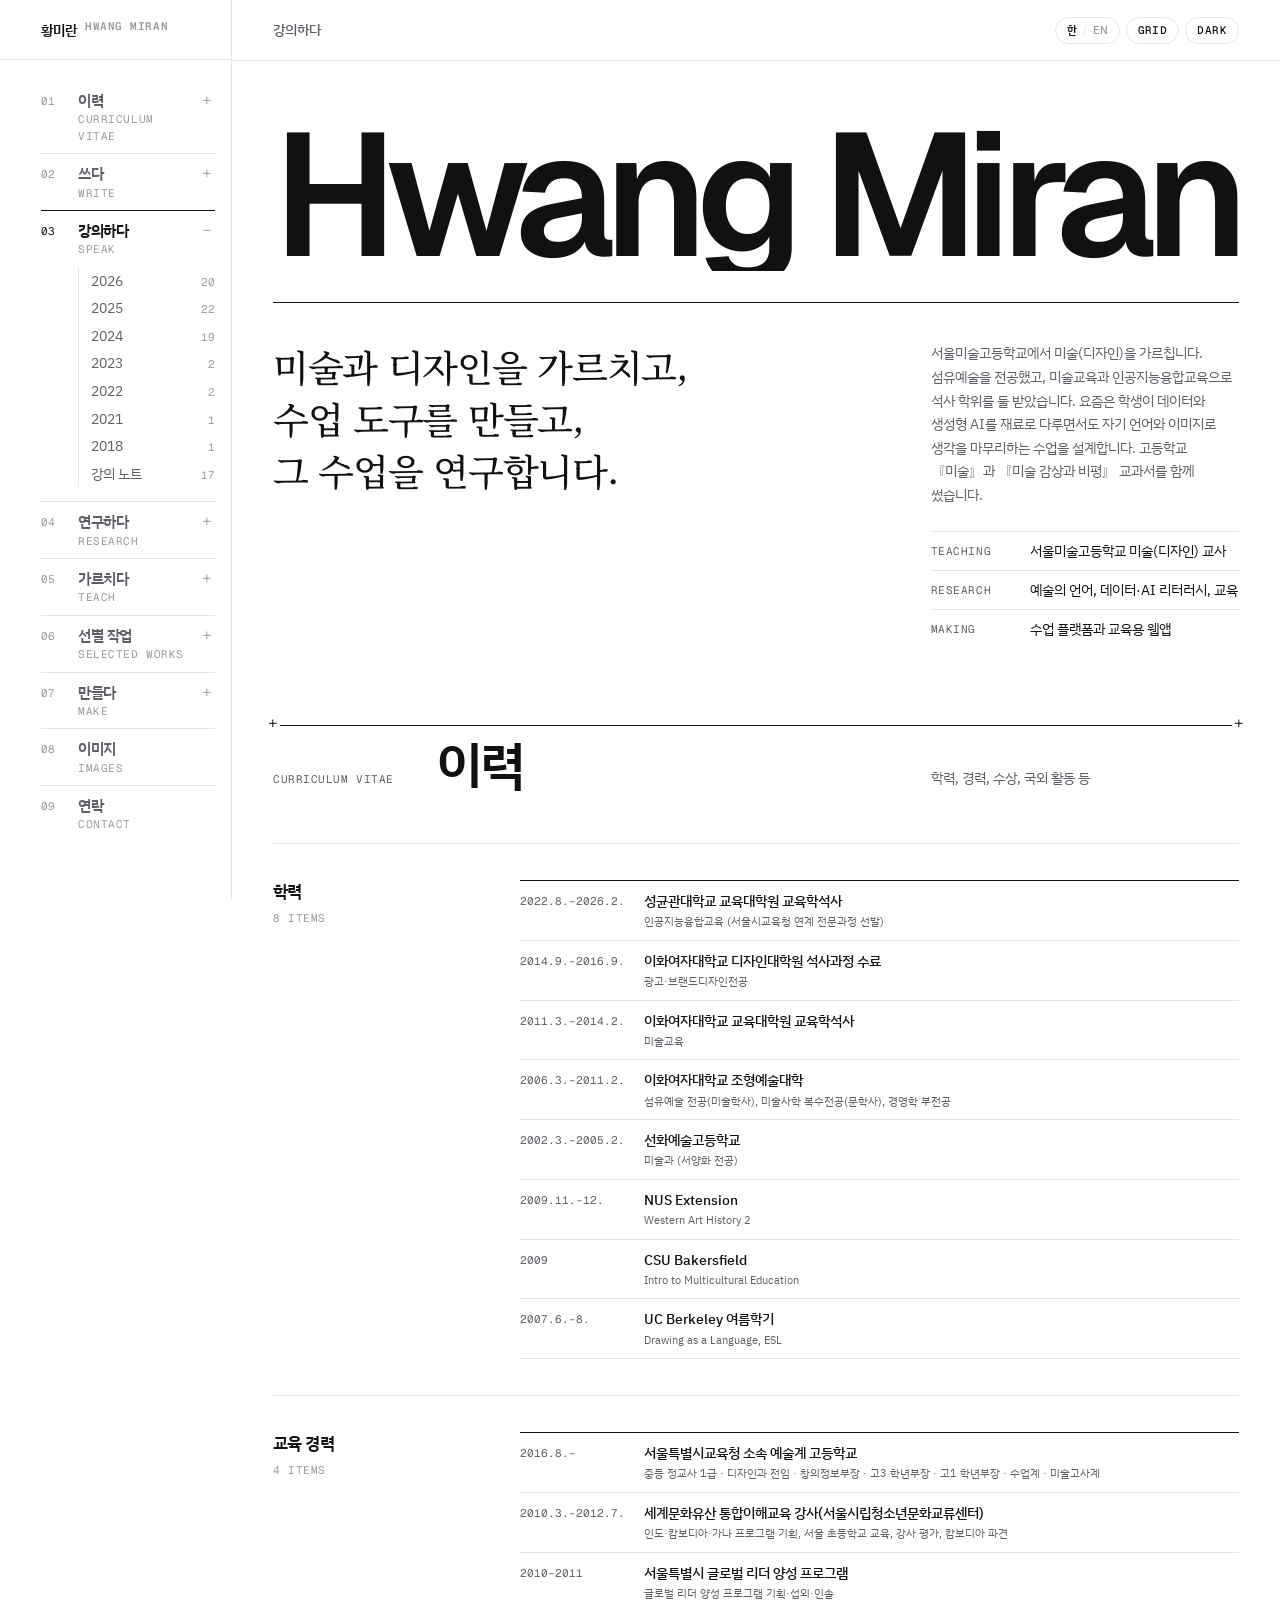
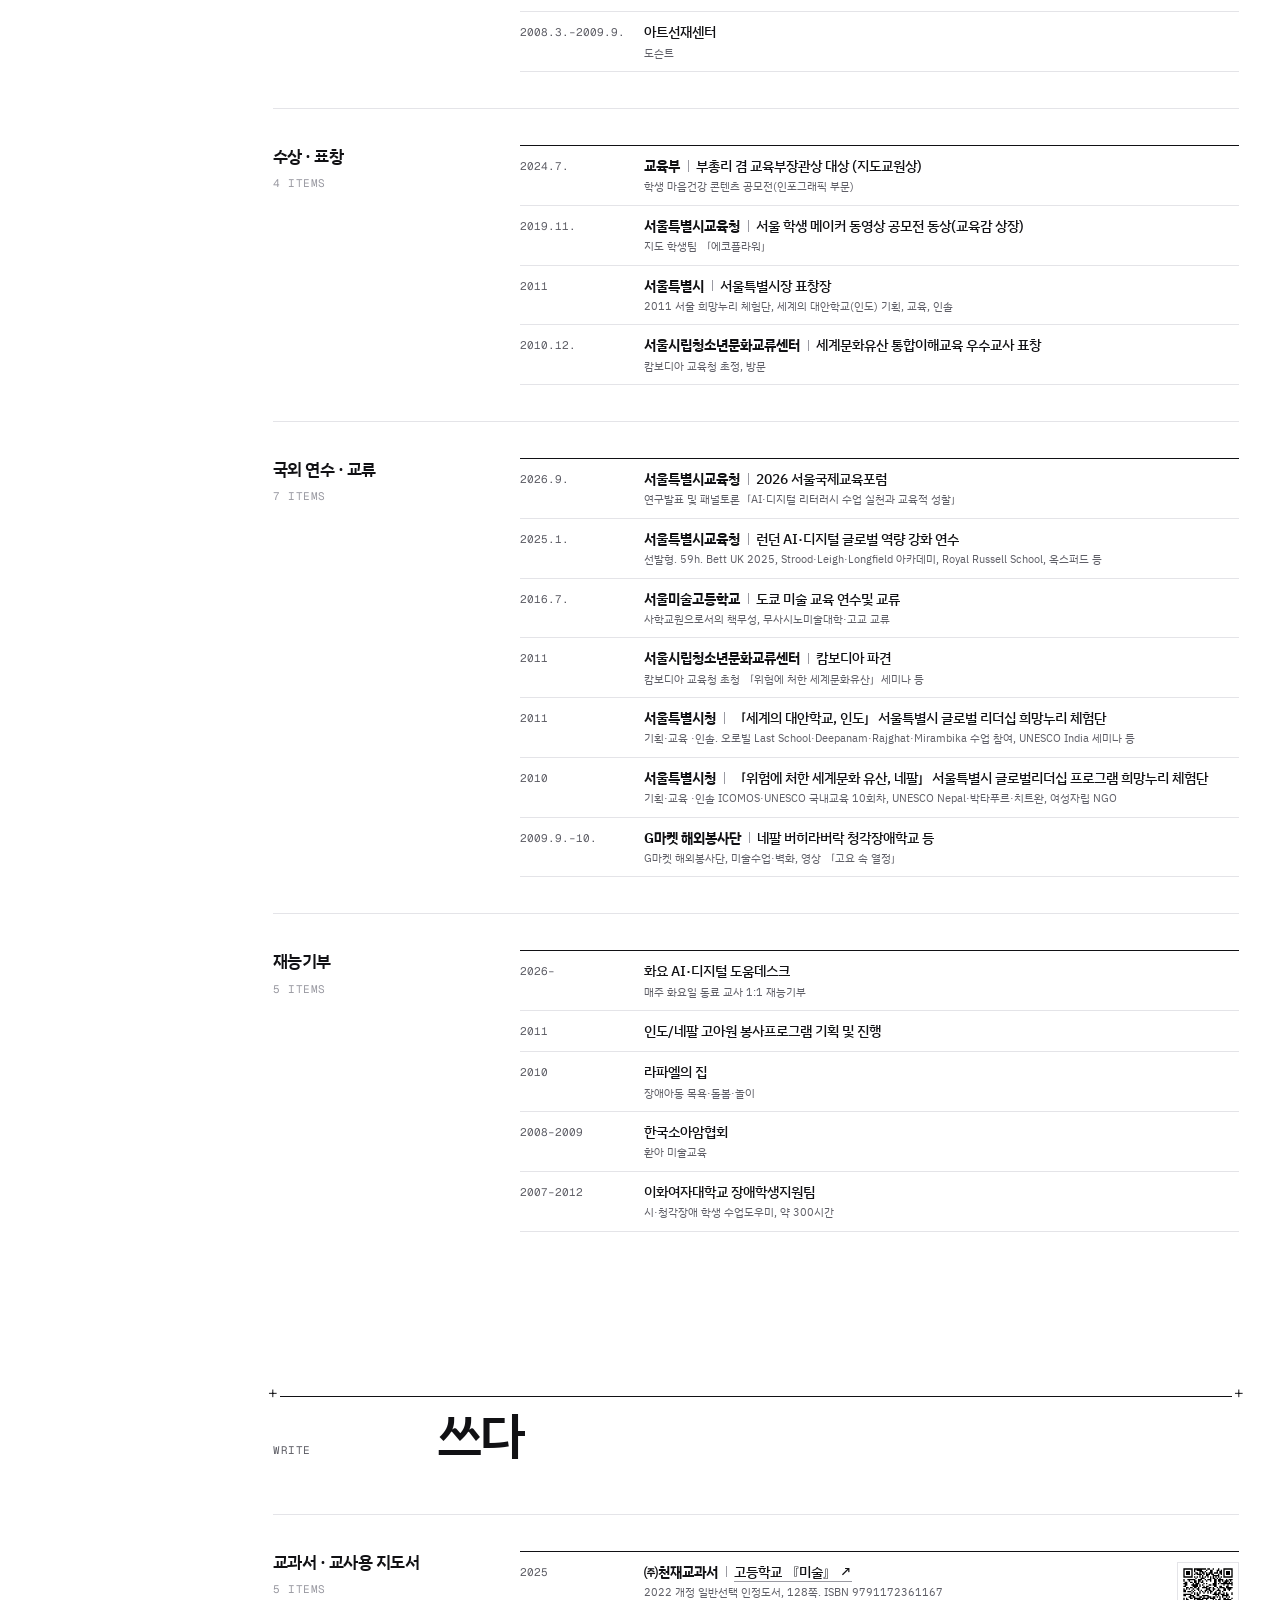
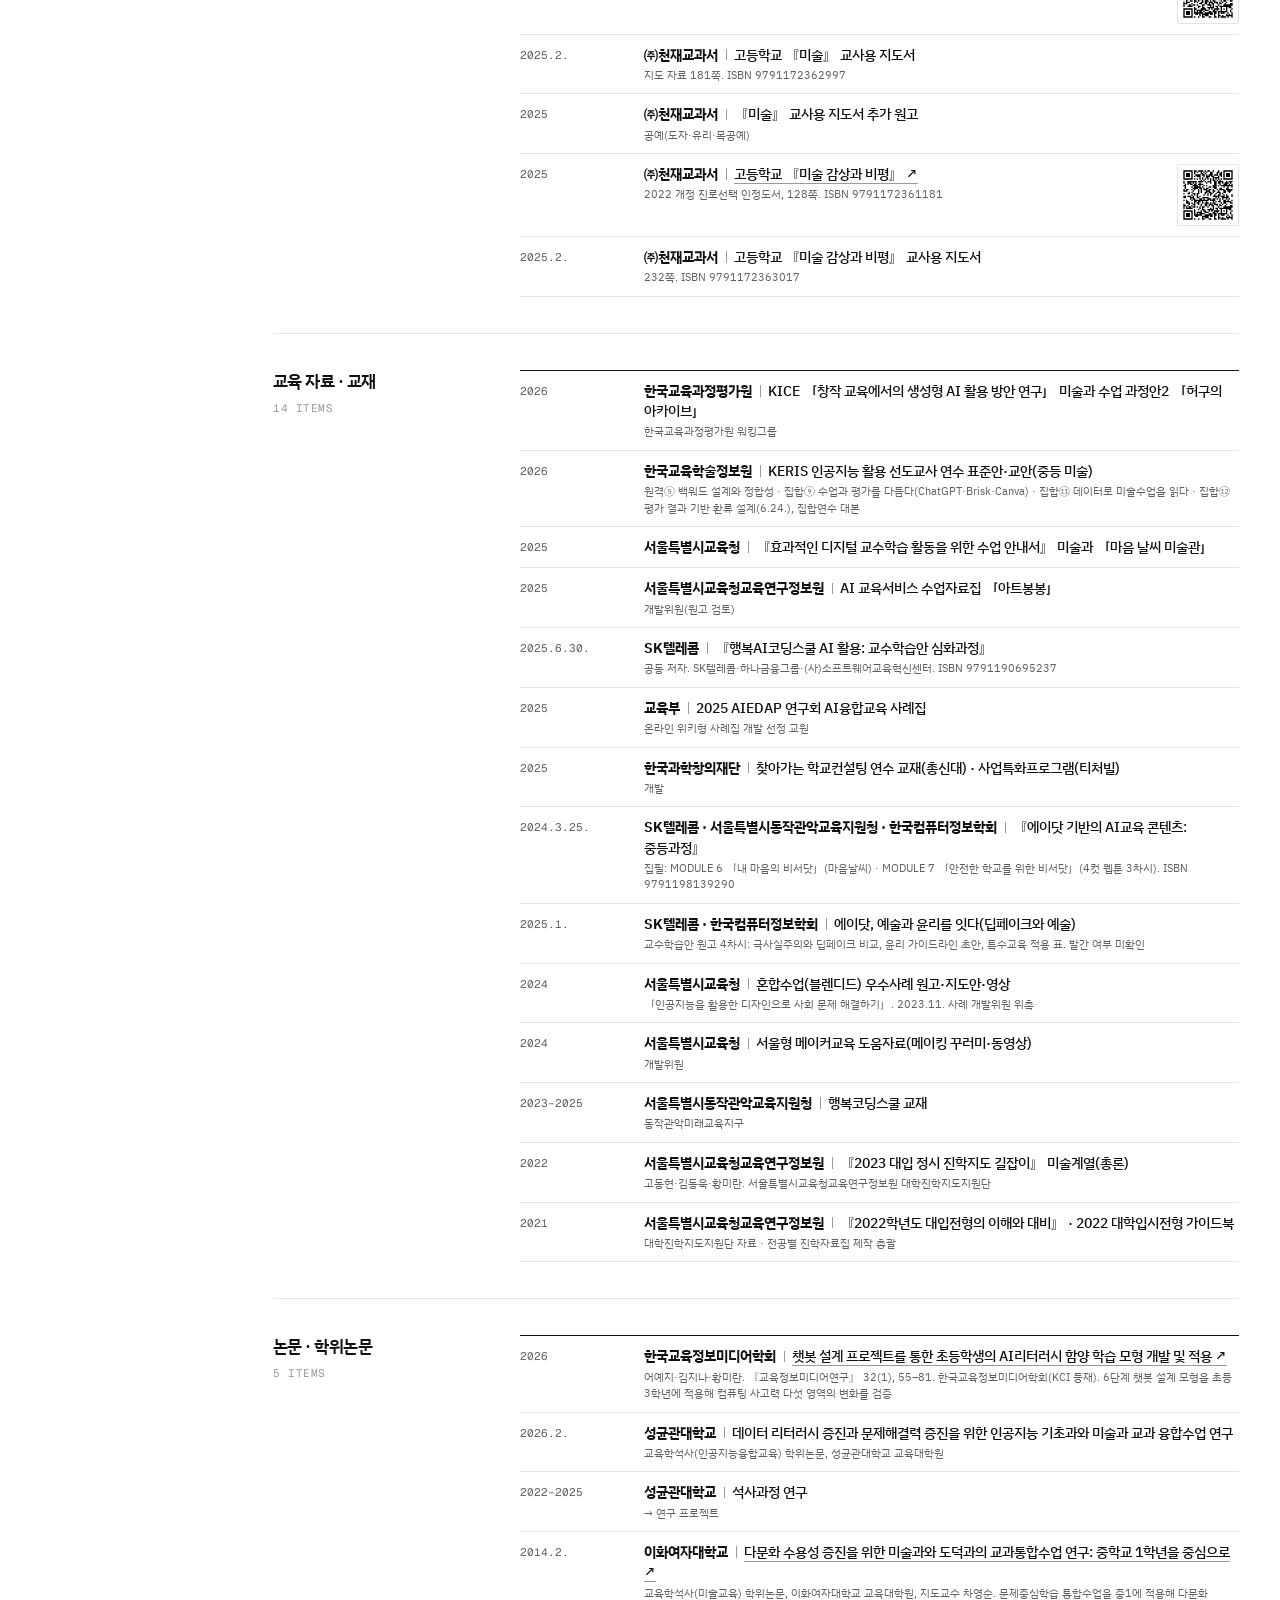
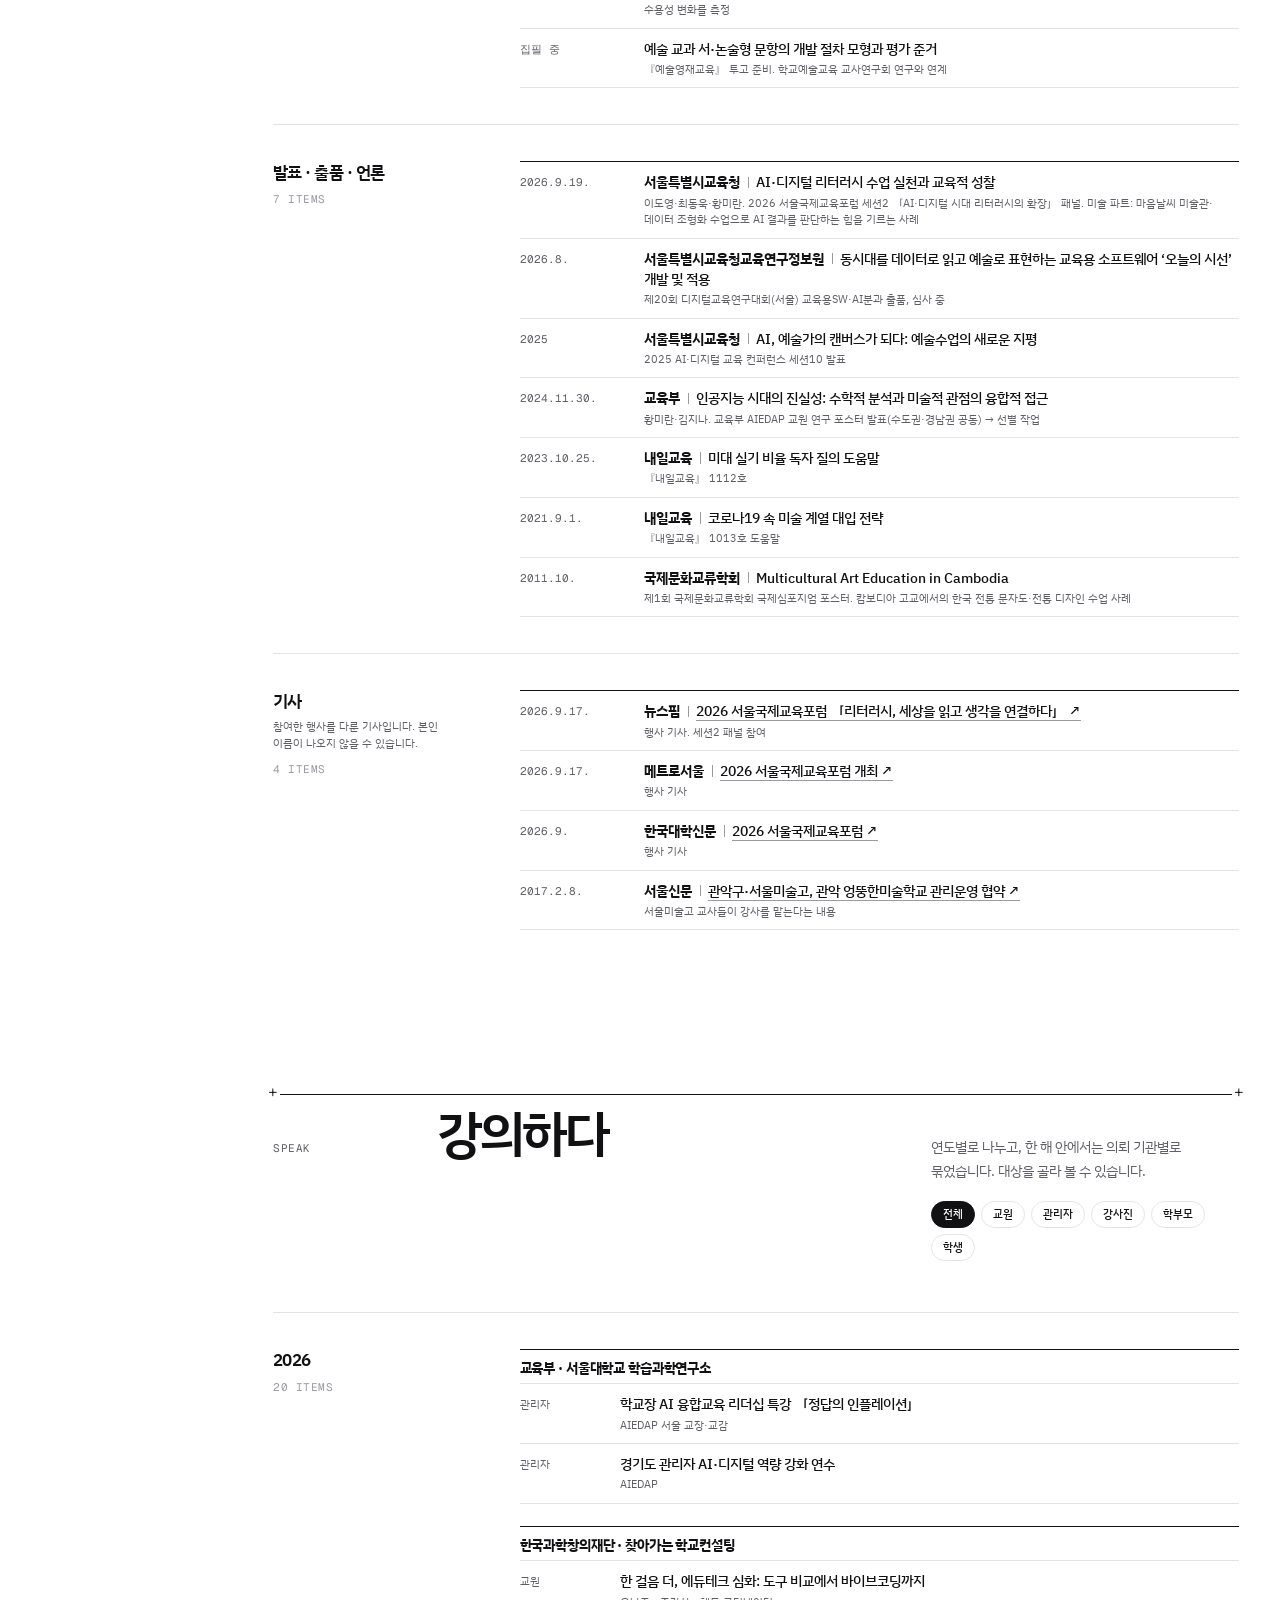
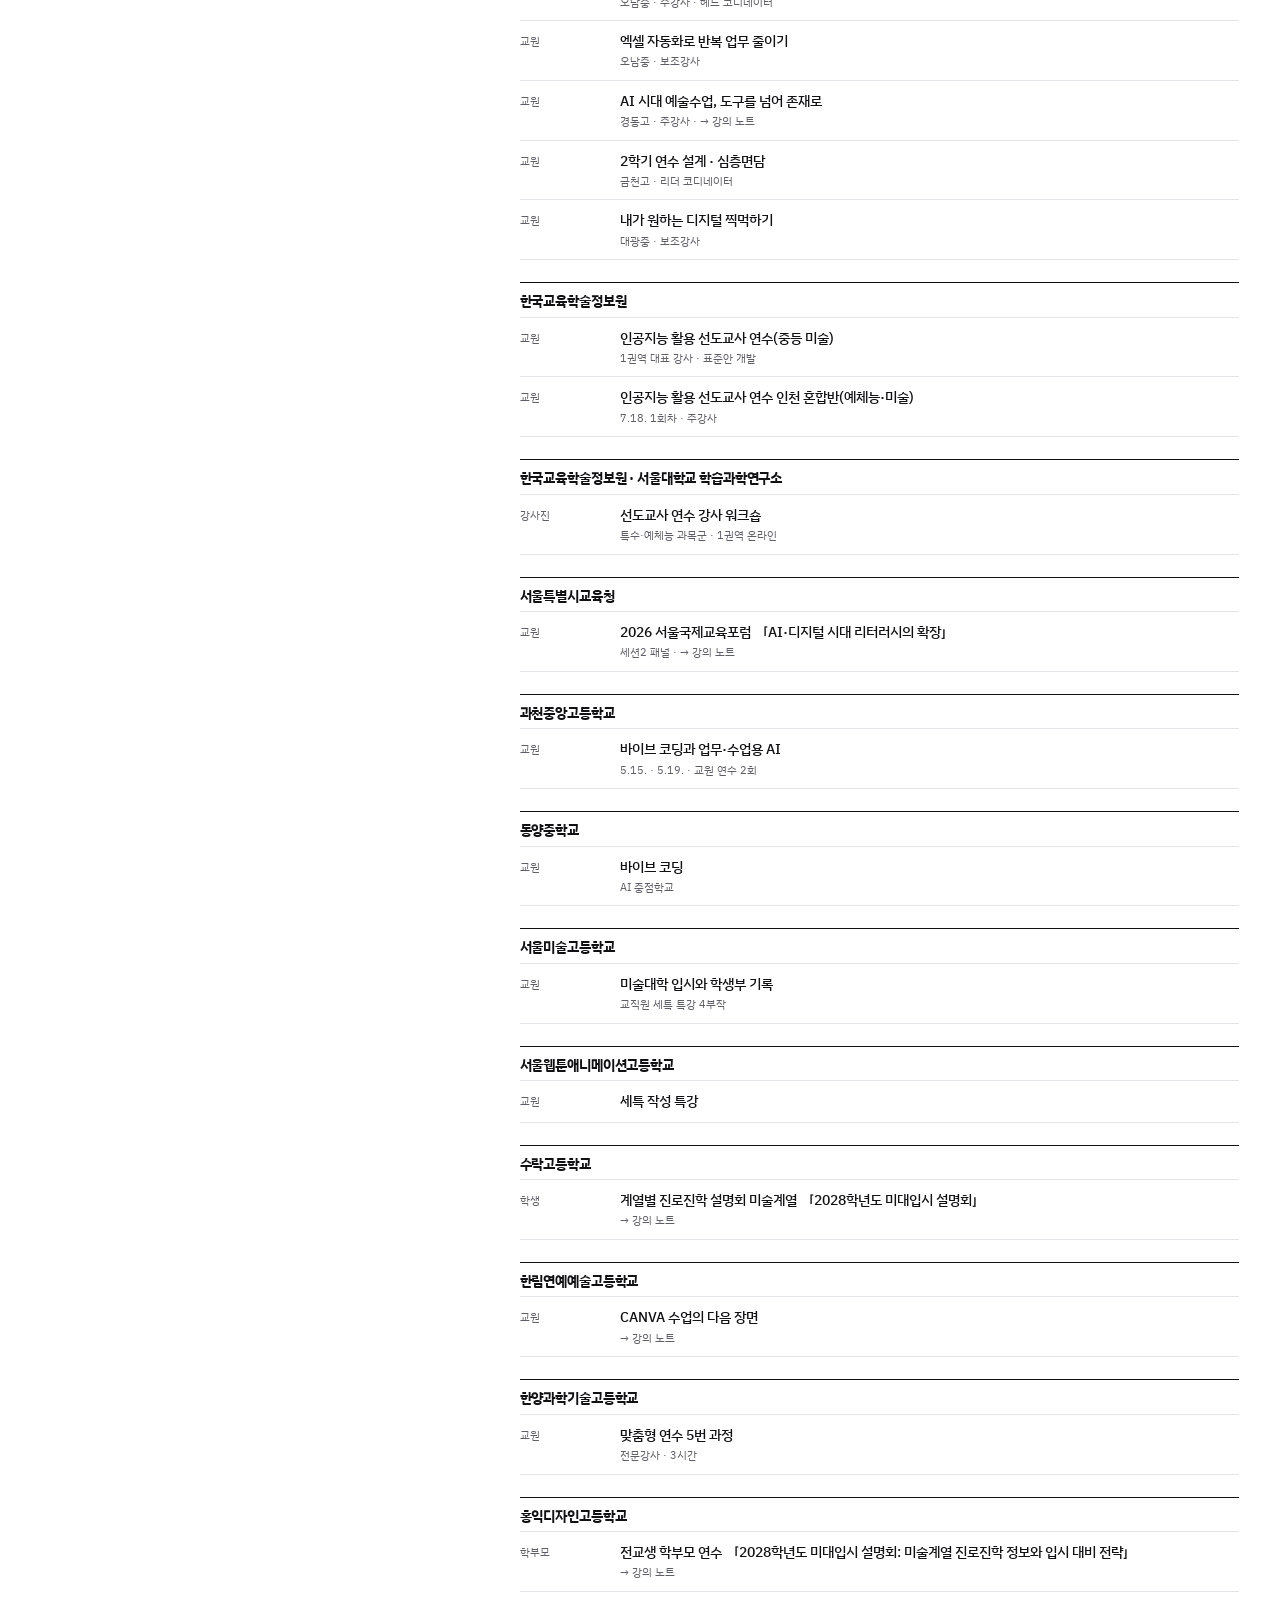
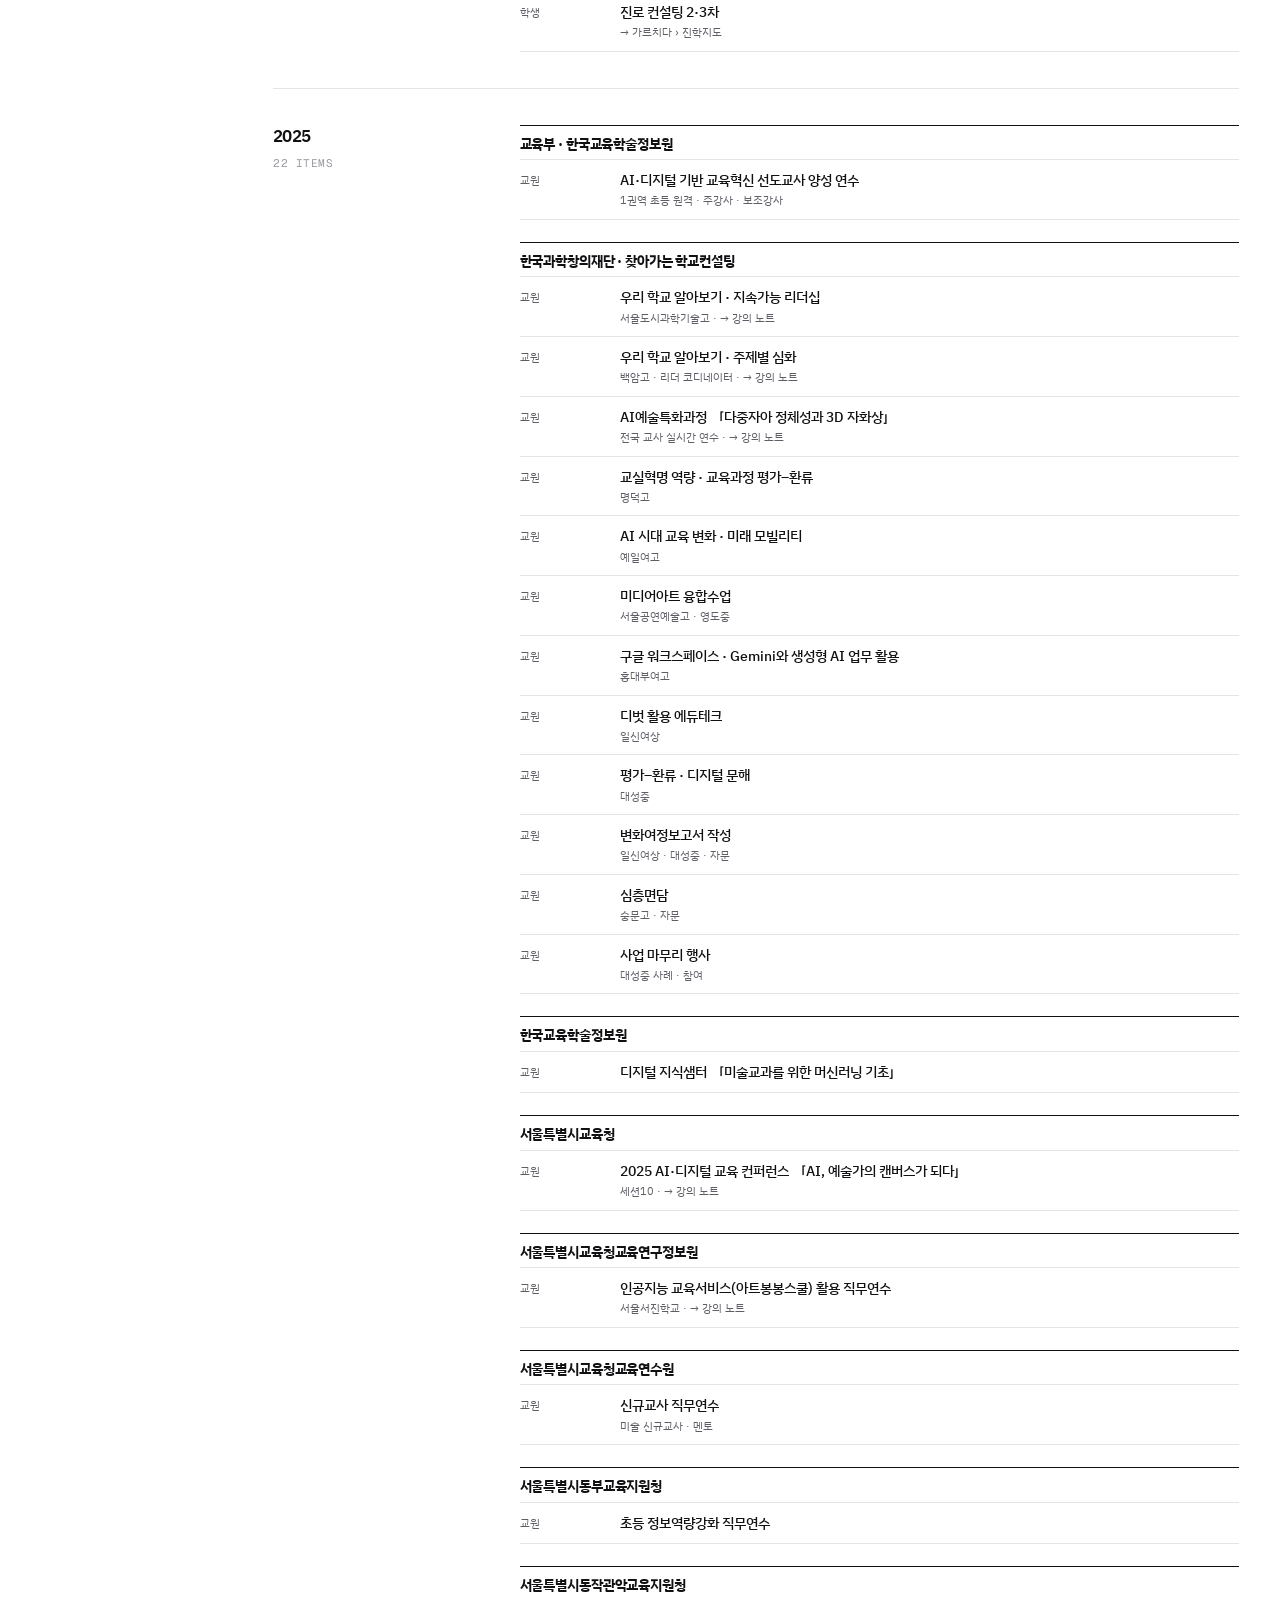
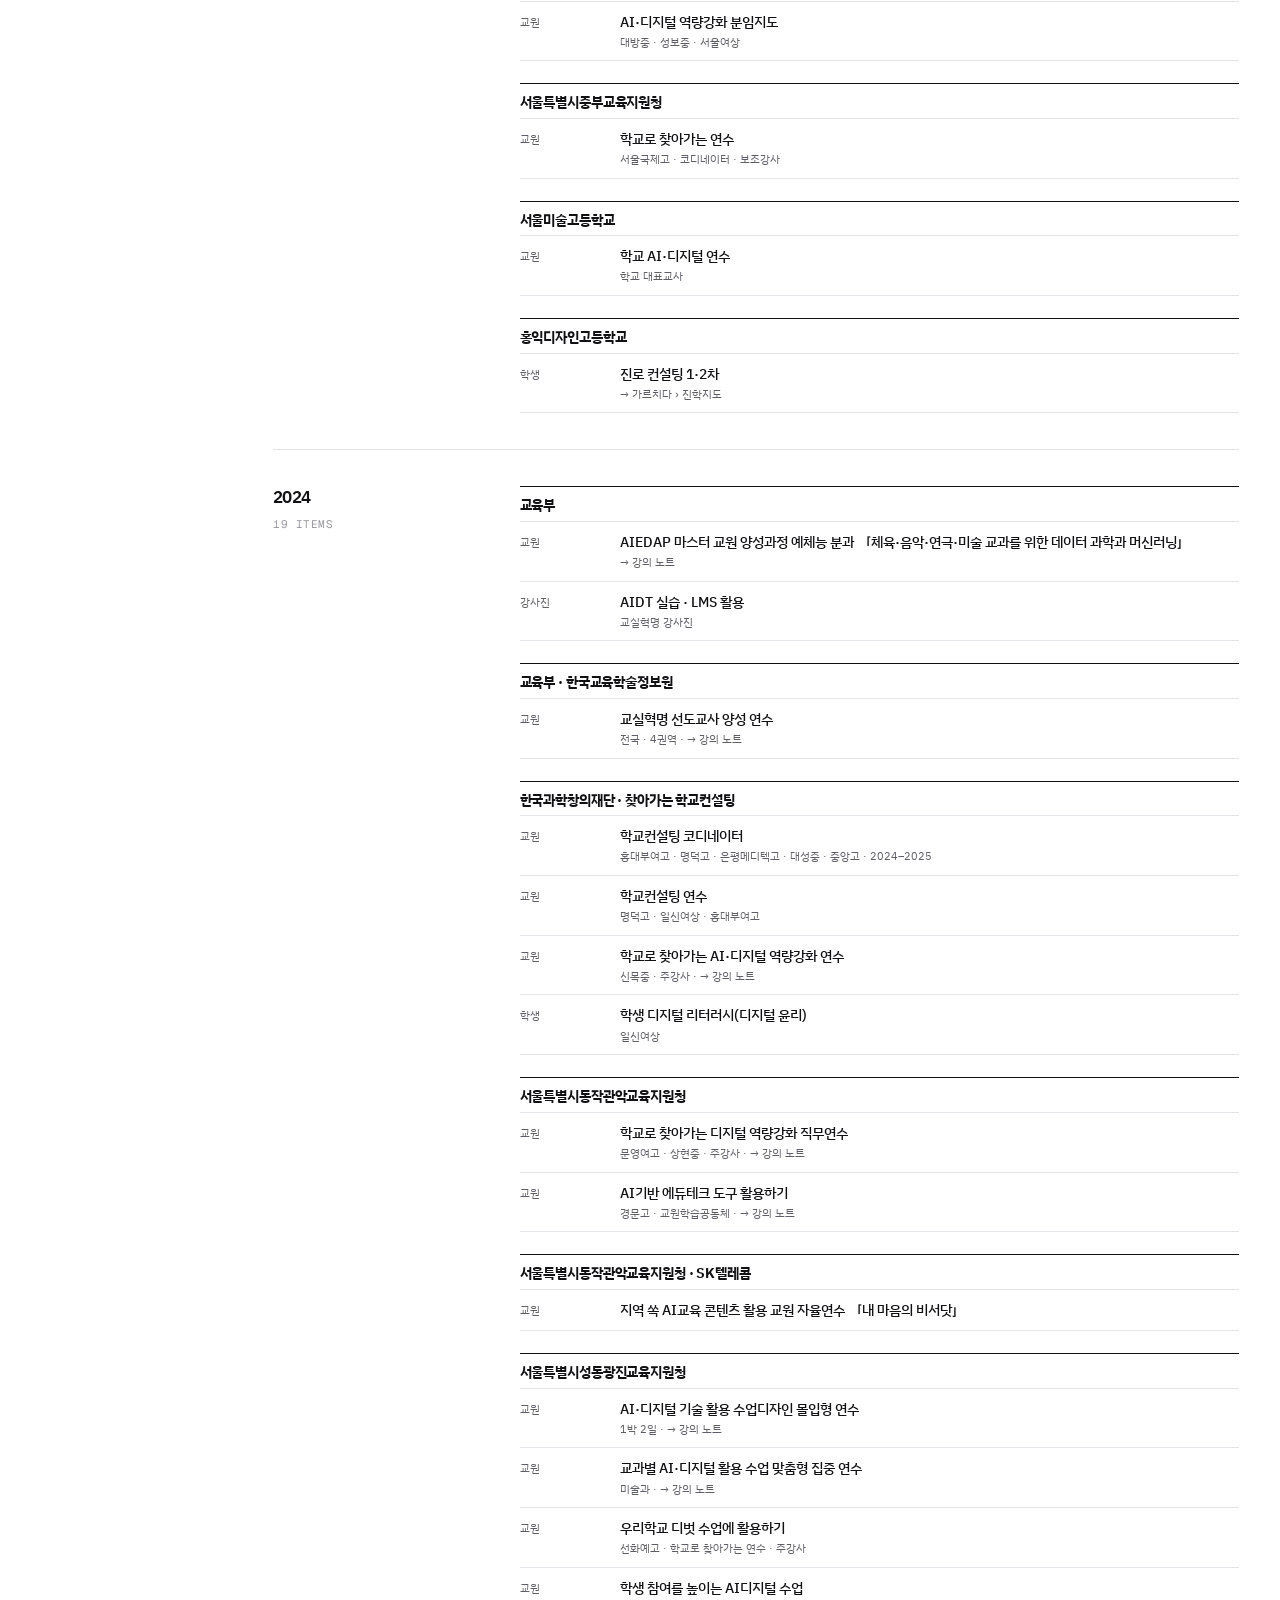
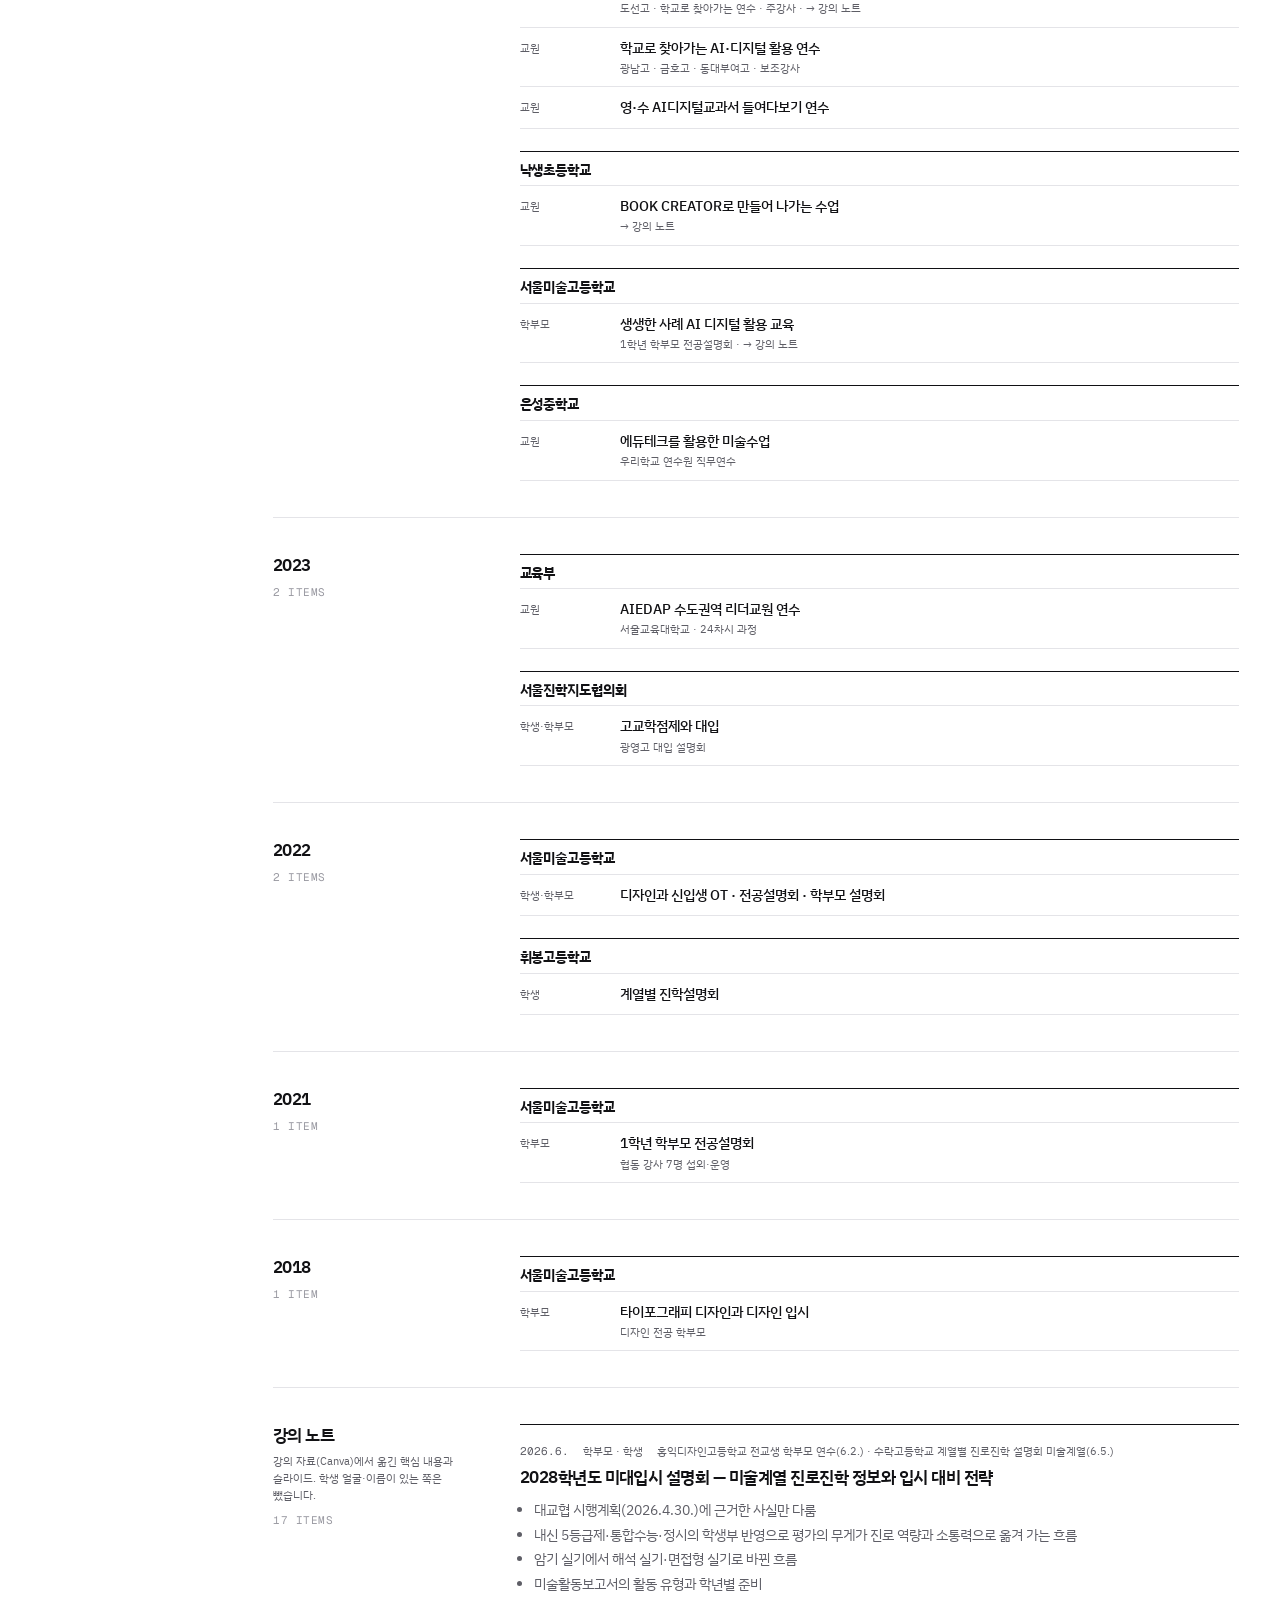
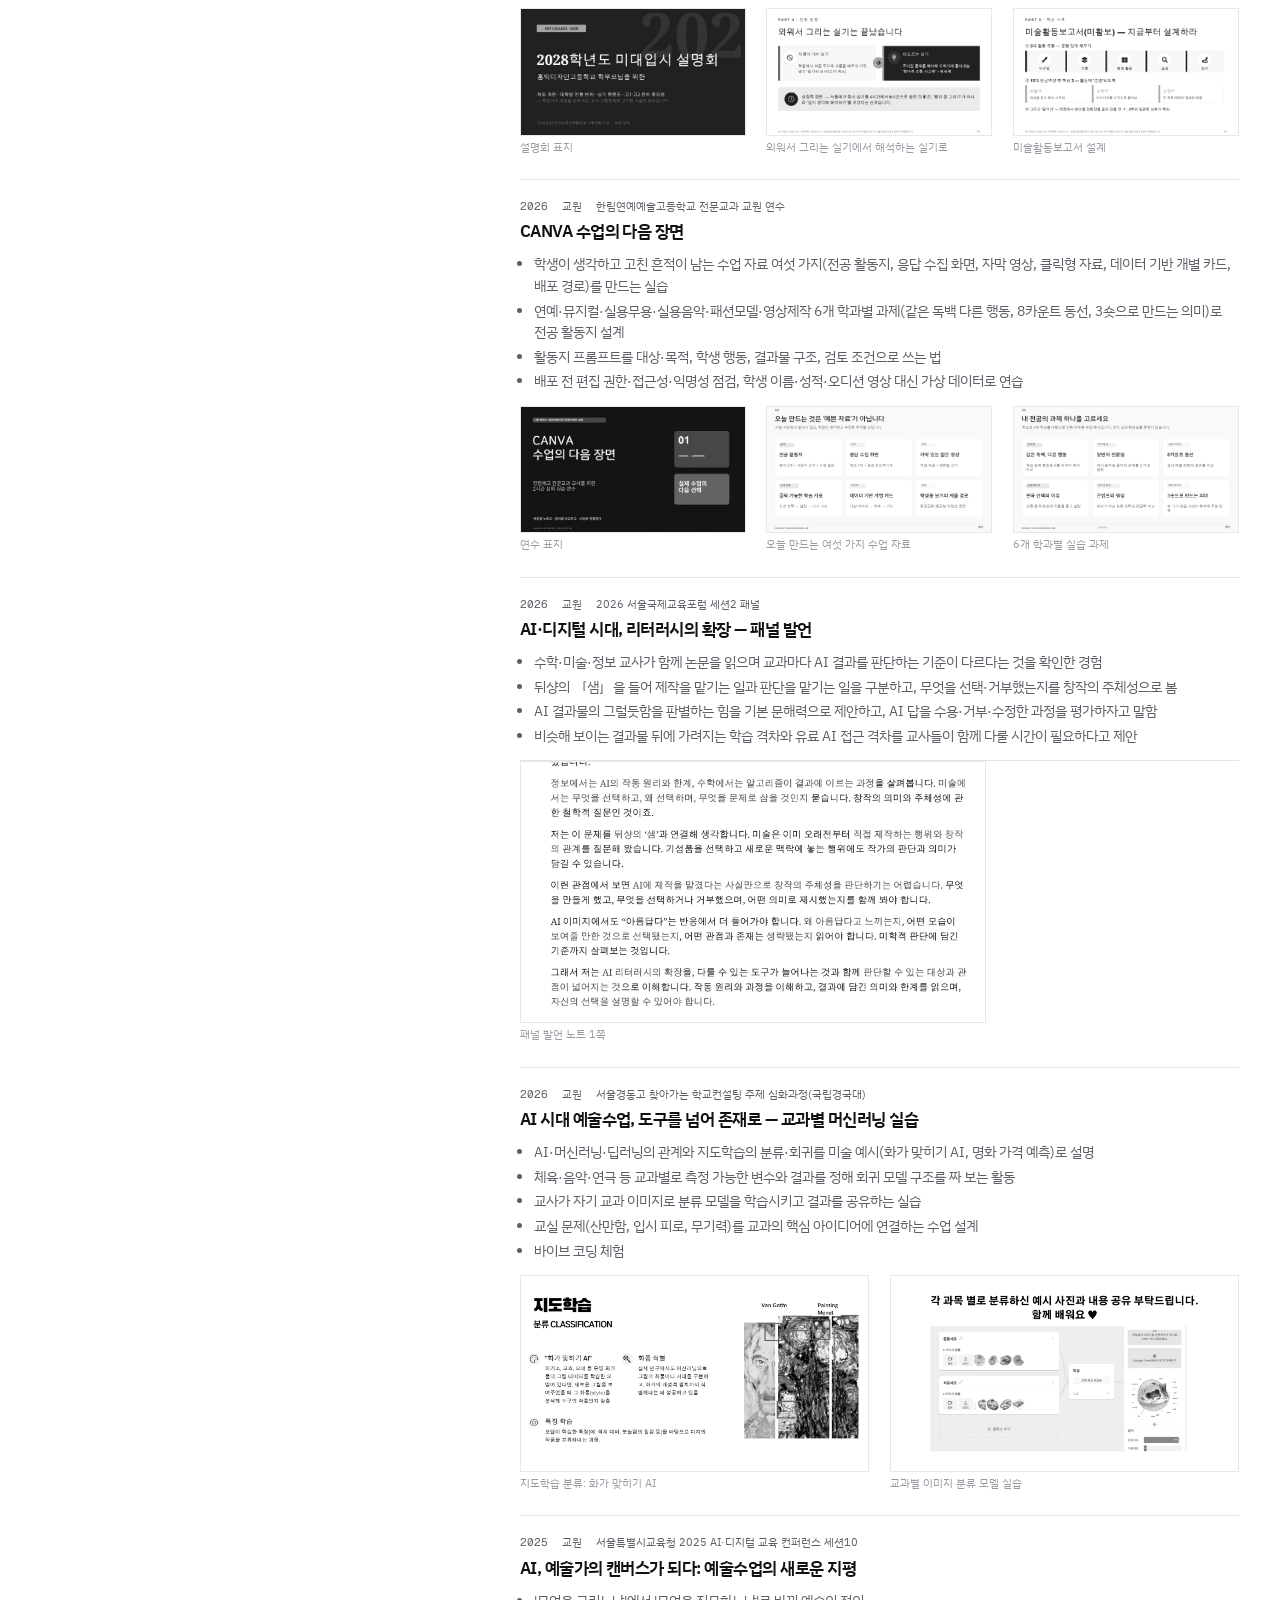
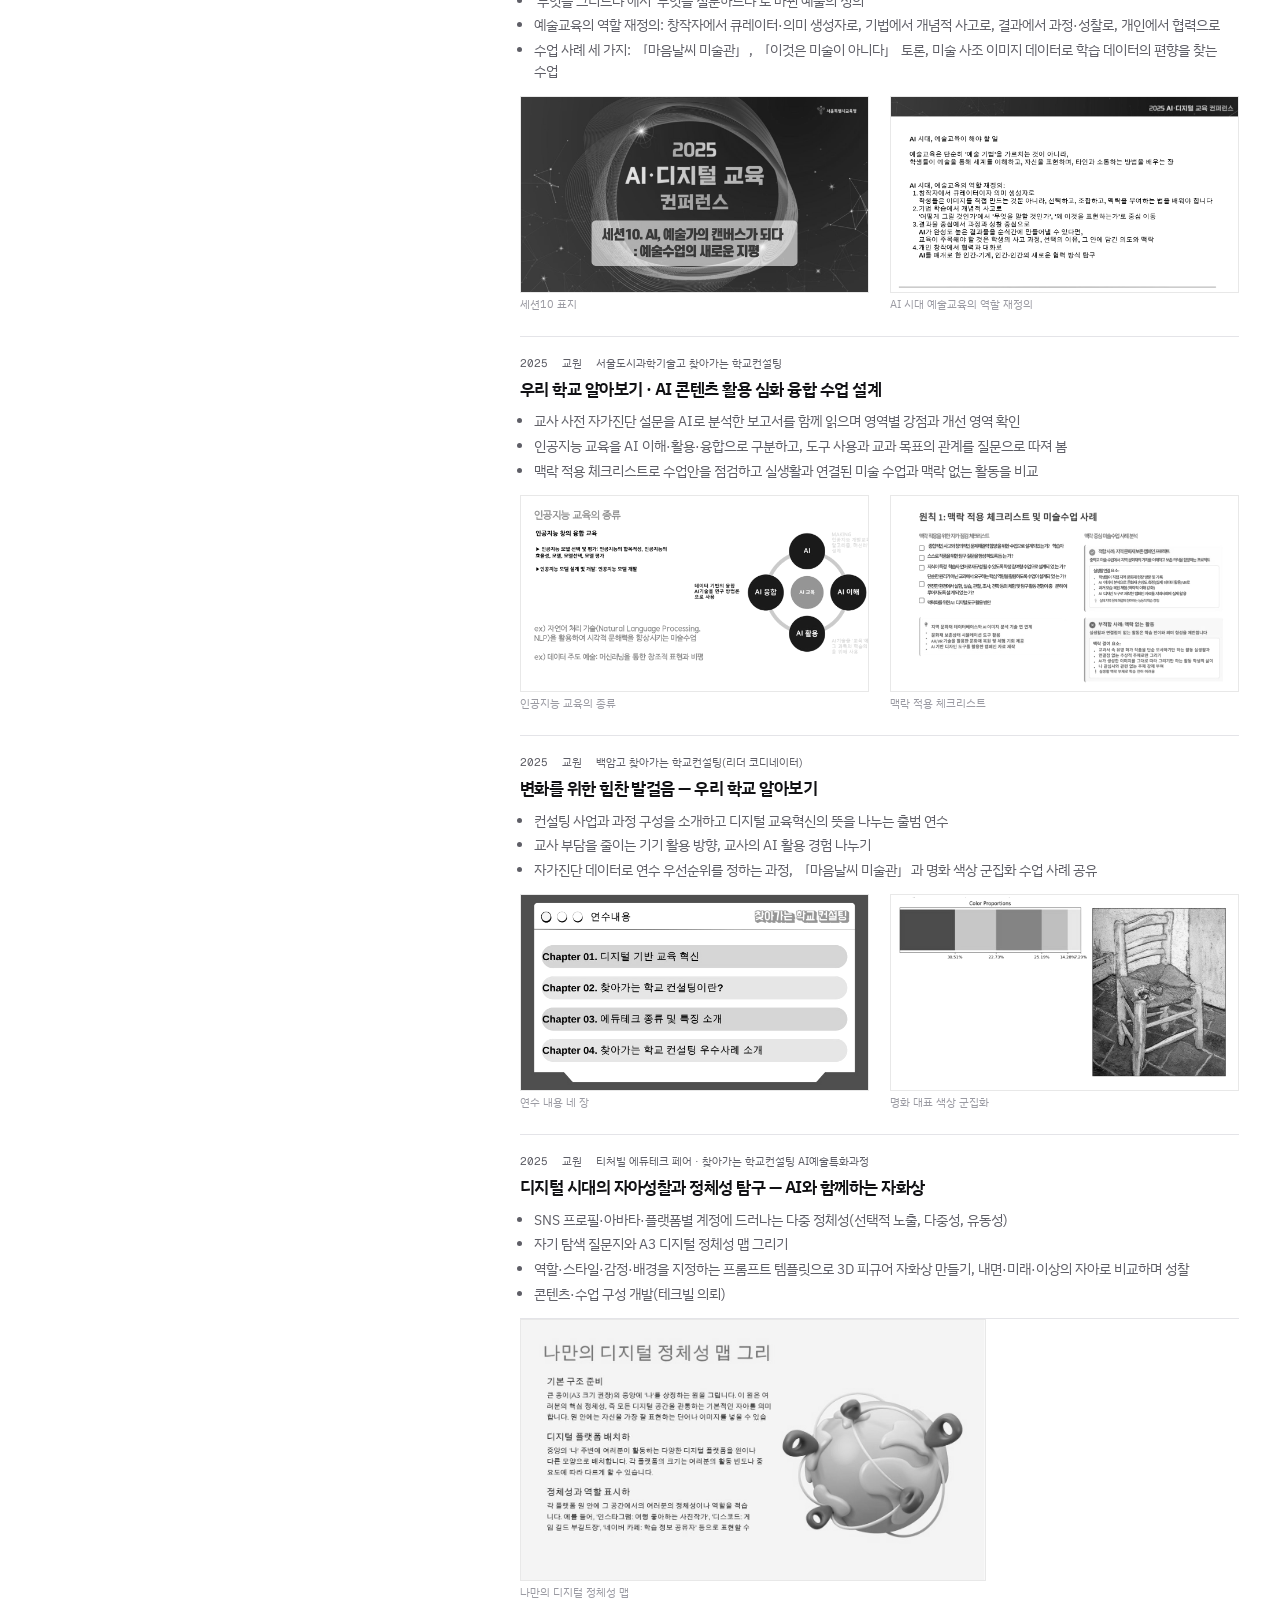
<file: index.html>
<!doctype html>
<html lang="ko">
<head>
<meta charset="utf-8">
<meta name="viewport" content="width=device-width, initial-scale=1, viewport-fit=cover">
<title>황미란 Hwang Miran</title>
<meta name="description" content="황미란. 미술·디자인 교사, 디자이너, 연구자. 가르친 것, 만든 것, 쓴 것, 강의한 것, 연구한 것의 기록.">
<meta name="author" content="황미란 Hwang Miran">
<meta property="og:title" content="황미란 Hwang Miran">
<meta property="og:description" content="미술과 디자인을 가르치고, 수업 도구를 만들고, 그 수업을 연구합니다.">
<meta property="og:type" content="website">
<link rel="icon" href="data:image/svg+xml,%3Csvg xmlns='http://www.w3.org/2000/svg' viewBox='0 0 64 64'%3E%3Crect width='64' height='64' fill='%23111114'/%3E%3Cpath d='M0 21.3h64M0 42.6h64M21.3 0v64M42.6 0v64' stroke='%23fff' stroke-width='1'/%3E%3Crect x='21.3' y='21.3' width='21.3' height='21.3' fill='%23fff'/%3E%3C/svg%3E">
<link rel="preconnect" href="https://fonts.googleapis.com">
<link rel="preconnect" href="https://fonts.gstatic.com" crossorigin>
<link rel="stylesheet" href="https://fonts.googleapis.com/css2?family=Geist:wght@400;500;600&family=Geist+Mono:wght@400;500&family=IBM+Plex+Sans+KR:wght@400;500;600;700&family=Noto+Serif+KR:wght@400;500;600&display=swap">
<link rel="stylesheet" href="css/style.css?v=20261014a">
</head>
<body>

<div class="overlay" id="overlay" hidden aria-hidden="true"><div class="grid"></div></div>

<!-- 넓은 화면(1280px 이상)에서만 보이는 목차: 구역 › 묶음 두 단계 -->
<aside class="side" id="side">
  <a class="side-who" href="#top">황미란 <span class="label">Hwang Miran</span></a>
  <nav class="side-nav" id="side-nav" aria-label="목차"></nav>
</aside>

<header class="top">
  <div class="wrap grid">
    <a class="who" href="#top">황미란 <span class="label">Hwang Miran</span></a>
    <nav id="nav" aria-label="구역"></nav>
    <p class="crumb" id="crumb" aria-hidden="true"></p>
    <div class="tools">
      <button class="pill lang" id="lang-btn" type="button"></button>
      <button class="pill grid-btn" id="grid-btn" type="button" aria-pressed="false" title="12단 그리드 보기 (G)">Grid</button>
      <button class="pill" id="theme-btn" type="button">Dark</button>
    </div>
  </div>
</header>

<main id="top">
  <section class="hero wrap" aria-label="소개">
    <div class="mega-box"><h1 class="mega" id="mega">Hwang Miran</h1></div>
    <div class="intro grid">
      <p class="lead" id="lead"></p>
      <div class="intro-side">
        <p class="body" id="intro-body"></p>
        <dl class="now" id="now"></dl>
      </div>
    </div>
  </section>

  <section class="sec wrap" id="works">
    <div class="sec-head grid">
      <span class="idx label">Selected Works</span>
      <h2>선별 작업</h2>
      <p>수업 설계, 정보 디자인, 교과서, 작품 가운데 열한 가지. 각 작업은 하나의 질문에서 시작했습니다.</p>
    </div>
    <div class="projects" id="projects"></div>
  </section>

  <div id="chapters"></div>

  <section class="sec wrap" id="images">
    <div class="sec-head grid">
      <span class="idx label">Images</span>
      <h2>이미지</h2>
      <p>선별 작업에 없는 사진만 실었습니다. 평소에는 흑백이고, 마우스를 올리거나 손가락을 대면 원래 색이 나옵니다. 학생 얼굴과 이름이 드러난 사진은 싣지 않았습니다.</p>
    </div>
    <div class="gallery" id="gallery-grid"></div>
  </section>
</main>

<footer class="foot wrap" id="contact">
  <div class="grid">
    <span class="label" style="grid-column:1/-1">Contact</span>
    <p class="big"><button class="copy" type="button" data-email title="눌러서 주소 복사"></button></p>
    <div class="c1"><span class="label">Elsewhere</span><br><a class="ul" id="gh" href="https://github.com/miran-artcode" target="_blank" rel="noopener">GitHub ↗</a></div>
    <div class="c2"><span class="label">Based in</span><br>Seoul, Korea · <span class="clock" id="clock"></span></div>
    <div class="c3"><span class="label">Updated</span><br><span id="updated"></span></div>
  </div>
</footer>

<div class="toast" id="toast" role="status"></div>

<script src="js/data.js"></script>
<script>
/* 편집 화면(edit.html)의 미리보기: 주소에 ?draft 가 있으면 저장하기 전 수정본을 보여 줍니다 */
(function () {
  if (!/[?&]draft\b/.test(location.search)) return;
  try {
    var ko = JSON.parse(localStorage.getItem("hm-draft-ko") || "null"), en = JSON.parse(localStorage.getItem("hm-draft-en") || "null");
    if (ko && ko.data) window.SITE = ko.data;
    if (en && en.data) window.SITE_EN = en.data;
    var b = document.createElement("div");
    b.textContent = "미리보기 · 아직 저장하지 않은 수정본입니다";
    b.style.cssText = "position:fixed;left:50%;bottom:16px;transform:translateX(-50%);z-index:999;background:#111114;color:#fff;padding:8px 16px;border-radius:999px;font:13px/1.4 sans-serif";
    document.body.appendChild(b);
  } catch (e) {}
})();
</script>
<script src="js/qr.js?v=20261014a"></script>
<script src="js/main.js?v=20261014a"></script>
<script>
/* 편집 화면 미리보기에서 ?grid=1 이면 12칸 그리드 선을 켠 채로 엽니다 */
if (/[?&]grid=1/.test(location.search)) { var gb = document.getElementById("grid-btn"); if (gb && gb.getAttribute("aria-pressed") !== "true") gb.click(); }
</script>
</body>
</html>
</file>
<file: css/style.css>
/* 황미란 — Educator · Designer · Researcher
   Layout: 12단 그리드 위에 거대한 워드마크, 질문으로 시작하는 작업 사례, 헤어라인 목록.
   흑백만 쓴다. 색은 사진에만 있고, 사진도 평소엔 회색조로 둔다. 숫자를 크게 쓰지 않는다. */
:root {
  --bg: #ffffff;
  --ink: #111114;
  --ink-2: #5e5e66;
  --ink-3: #9a9aa2;
  --line: #e4e4e8;
  --wash: #f4f4f5;

  --f-display: "Geist", "IBM Plex Sans KR", system-ui, sans-serif;
  --f-sans: "IBM Plex Sans KR", "Geist", "Apple SD Gothic Neo", "Malgun Gothic", sans-serif;
  --f-serif: "Noto Serif KR", "Nanum Myeongjo", Georgia, serif;
  --f-mono: "Geist Mono", ui-monospace, monospace;

  --margin: clamp(16px, 3.2vw, 48px);
  --gutter: clamp(12px, 1.6vw, 24px);
  --cols: 12;
  --head-h: 60px;

  --t-xs: 11px;
  --t-sm: 13.5px;
  --t-base: 15.5px;
  --t-md: clamp(17px, 1.3vw, 19px);
  --t-lg: clamp(22px, 2.1vw, 30px);
  --t-xl: clamp(30px, 4vw, 58px);
  color-scheme: light;
}
@media (prefers-color-scheme: dark) {
  :root:not([data-theme="light"]) {
    --bg: #0d0d0f; --ink: #f1f1f3; --ink-2: #a3a3ab; --ink-3: #6c6c74; --line: #2a2a2f; --wash: #17171a;
    color-scheme: dark;
  }
}
:root[data-theme="dark"] {
  --bg: #0d0d0f; --ink: #f1f1f3; --ink-2: #a3a3ab; --ink-3: #6c6c74; --line: #2a2a2f; --wash: #17171a;
  color-scheme: dark;
}

*, *::before, *::after { box-sizing: border-box; }
html { scroll-behavior: smooth; scroll-padding-top: calc(var(--head-h) + 8px); -webkit-text-size-adjust: 100%; }
body {
  margin: 0; background: var(--bg); color: var(--ink);
  font-family: var(--f-sans); font-size: var(--t-base); line-height: 1.75;
  word-break: keep-all; overflow-wrap: break-word;
  -webkit-font-smoothing: antialiased; text-rendering: optimizeLegibility;
}
img { max-width: 100%; display: block; }
a { color: inherit; text-decoration: none; }
a:focus-visible, button:focus-visible { outline: 2px solid var(--ink); outline-offset: 3px; }
::selection { background: var(--ink); color: var(--bg); }
@media (prefers-reduced-motion: reduce) { html { scroll-behavior: auto; } * { transition: none !important; } }

/* ── grid ─────────────────────────────── */
.wrap { padding-inline: var(--margin); max-width: 1920px; margin-inline: auto; }
.grid { display: grid; grid-template-columns: repeat(var(--cols), minmax(0, 1fr)); column-gap: var(--gutter); }
.grid > * { min-width: 0; }
.overlay { position: fixed; inset: 0; z-index: 90; pointer-events: none; padding-inline: var(--margin); max-width: 1920px; margin-inline: auto; }
.overlay .grid { height: 100%; }
.overlay .grid span { background: color-mix(in srgb, var(--ink) 5%, transparent); border-inline: 1px solid color-mix(in srgb, var(--ink) 14%, transparent); }

.label { font-family: var(--f-mono); font-size: var(--t-xs); letter-spacing: .05em; text-transform: uppercase; color: var(--ink-2); line-height: 1.5; }
a.ul { border-bottom: 1px solid var(--ink-3); }
a.ul:hover { border-color: var(--ink); }

/* ── header ───────────────────────────── */
.top { position: sticky; top: env(safe-area-inset-top, 0px); z-index: 50; background: color-mix(in srgb, var(--bg) 90%, transparent); backdrop-filter: blur(10px); -webkit-backdrop-filter: blur(10px); border-bottom: 1px solid var(--line); }
.top .grid { align-items: stretch; min-height: var(--head-h); }
.top .who { grid-column: 1 / span 2; align-self: center; font-weight: 600; font-size: var(--t-sm); display: flex; flex-wrap: wrap; gap: 0 .6em; align-items: baseline; }
.top .who .label { color: var(--ink-3); }
/* 메뉴: 넓은 화면에서는 12단 가운데 8단을 한 칸씩 */
.top nav { grid-column: 3 / span 8; display: grid; grid-template-columns: repeat(8, minmax(0, 1fr)); column-gap: var(--gutter); }
@supports (grid-template-columns: subgrid) { .top nav { grid-template-columns: subgrid; } }
.top nav a { display: flex; align-items: center; padding: 0; border-top: 2px solid transparent; border-bottom: 2px solid transparent; color: var(--ink-2); font: 500 var(--t-sm)/1.3 var(--f-display); white-space: nowrap; }
.top nav a:hover, .top nav a.on { color: var(--ink); }
.top nav a.on { border-top-color: var(--ink); }
.top .tools { grid-column: 11 / span 2; align-self: center; display: flex; justify-content: flex-end; gap: 6px; }
.pill { font: 500 var(--t-xs)/1 var(--f-mono); letter-spacing: .04em; text-transform: uppercase; border: 1px solid var(--line); background: transparent; color: var(--ink); border-radius: 999px; padding: 7px 11px; cursor: pointer; white-space: nowrap; transition: border-color .2s, background .2s, color .2s; }
.pill:hover { border-color: var(--ink); }
.pill[aria-pressed="true"] { background: var(--ink); color: var(--bg); border-color: var(--ink); }

/* ── hero ─────────────────────────────── */
.hero { padding-top: clamp(28px, 5vw, 72px); }
.mega-box { overflow: hidden; }
.mega { font-family: var(--f-display); font-weight: 600; line-height: .8; letter-spacing: -.065em; margin: 0; white-space: nowrap; display: inline-block; padding-bottom: .04em; }
.intro { border-top: 1px solid var(--ink); margin-top: clamp(16px, 2.4vw, 32px); padding-top: clamp(20px, 3vw, 40px); row-gap: 28px; }
.intro .lead { grid-column: 1 / span 7; margin: 0; font: 500 clamp(24px, 2.9vw, 44px)/1.4 var(--f-serif); letter-spacing: -.035em; text-wrap: balance; }
.intro-side { grid-column: 9 / span 4; }
.intro .body { margin: 0 0 24px; color: var(--ink-2); font-size: var(--t-sm); }
.now { margin: 0; }
.now div { display: grid; grid-template-columns: 6.5em 1fr; gap: 12px; padding: 9px 0; border-top: 1px solid var(--line); font-size: var(--t-sm); line-height: 1.5; }
.now dt { padding-top: 2px; }
.now dd { margin: 0; }

/* ── section frame ────────────────────── */
.sec { padding-block: clamp(72px, 10vw, 150px) 0; }
.sec-head { position: relative; border-top: 1px solid var(--ink); padding-top: 12px; margin-bottom: clamp(28px, 4vw, 56px); align-items: baseline; row-gap: 8px; }
.sec-head::before, .sec-head::after { content: "+"; position: absolute; top: -.72em; font: 300 16px/1 var(--f-mono); color: var(--ink); background: var(--bg); padding-inline: 2px; }
.sec-head::before { left: -7px; } .sec-head::after { right: -7px; }
.sec-head .idx { grid-column: 1 / span 2; }
.sec-head h2 { grid-column: 3 / span 5; margin: 0; font: 600 var(--t-xl)/1.05 var(--f-sans); letter-spacing: -.05em; }
.sec-head p { grid-column: 9 / span 4; margin: 0; color: var(--ink-2); font-size: var(--t-sm); }

/* ── projects ─────────────────────────── */
.proj { padding-block: clamp(28px, 4vw, 56px); border-top: 1px solid var(--line); row-gap: 20px; align-items: start; }
.proj:first-child { border-top: 0; padding-top: 0; }
.proj .meta { grid-column: 1 / span 2; display: flex; flex-direction: column; gap: 2px; }
.proj .txt { grid-column: 3 / span 4; }
.proj .pics { grid-column: 7 / span 6; display: grid; gap: var(--gutter); }
.proj .pics.n2, .proj .pics.n3 { grid-template-columns: 1fr 1fr; align-items: start; }
.proj .pics figure.wide { grid-column: 1 / -1; }
.proj .pics figcaption { font-size: var(--t-xs); color: var(--ink-2); padding-top: 6px; line-height: 1.5; }
/* 사진 위치: 왼쪽(pic-left) · 글 아래 넓게(pic-below) */
.proj.pic-left .pics { grid-column: 3 / span 5; grid-row: 1; }
.proj.pic-left .txt { grid-column: 8 / span 5; grid-row: 1; }
.proj.pic-below .txt { grid-column: 3 / span 7; }
.proj.pic-below .pics { grid-column: 3 / span 10; }
.proj.pic-below .pics.n3 { grid-template-columns: repeat(3, minmax(0, 1fr)); }
.proj.no-img .txt { grid-column: 3 / span 7; }
.proj h3 { margin: 0; font: 600 var(--t-lg)/1.2 var(--f-sans); letter-spacing: -.04em; text-wrap: balance; }
.proj .en { margin: 2px 0 18px; font: 400 var(--t-sm)/1.4 var(--f-display); color: var(--ink-3); letter-spacing: -.01em; }
.proj .q { margin: 0 0 16px; font: 500 var(--t-md)/1.6 var(--f-serif); letter-spacing: -.02em; padding-left: 14px; border-left: 1px solid var(--ink); }
.proj .d { margin: 0 0 16px; font-size: var(--t-sm); color: var(--ink-2); }
.made { list-style: none; margin: 0; padding: 0; }
.made li { font-size: var(--t-sm); line-height: 1.5; padding: 7px 0; border-top: 1px solid var(--line); }
.made li:last-child { border-bottom: 1px solid var(--line); }
.ext { display: inline-block; margin-top: 16px; font: var(--t-xs)/1.4 var(--f-mono); letter-spacing: .03em; border-bottom: 1px solid var(--ink); }
.ext:hover { opacity: .6; }
.proj figure, .gallery figure { margin: 0; }
.proj img { width: 100%; border: 1px solid var(--line); filter: grayscale(1) contrast(1.04); transition: filter .4s; }
.proj figure:hover img, .gallery figure:hover img, .proj figure:active img, .gallery figure:active img { filter: none; }

/* ── archive ──────────────────────────── */
.arch { list-style: none; margin: 0; padding: 0; border-top: 1px solid var(--ink); }
.arch li { padding: 13px 0; border-bottom: 1px solid var(--line); align-items: baseline; }
.arch .y { grid-column: 1 / span 2; }
.arch .t { grid-column: 3 / span 5; font-weight: 500; letter-spacing: -.02em; line-height: 1.45; }
.arch .k { grid-column: 8 / span 5; color: var(--ink-2); font-size: var(--t-sm); line-height: 1.45; }

/* ── research threads ─────────────────── */
.threads-wrap { overflow-x: auto; -webkit-overflow-scrolling: touch; }
.threads { min-width: 640px; border-top: 1px solid var(--line); border-bottom: 1px solid var(--line); padding-block: 4px 18px;
  background-image: repeating-linear-gradient(to right, var(--line) 0 1px, transparent 1px calc(100% / 19)); }
.tg-years, .tg-row { display: grid; grid-template-columns: repeat(var(--n), minmax(0, 1fr)); }
.tg-years span { font: var(--t-xs)/1 var(--f-mono); color: var(--ink-3); padding: 8px 0 14px 4px; }
.tg-row { margin-top: 10px; }
.tg-bar { position: relative; height: 34px; border: 0; padding: 0 0 0 10px; cursor: pointer; text-align: left; background: transparent; color: var(--ink); font: 500 var(--t-sm)/34px var(--f-sans); letter-spacing: -.02em; white-space: nowrap; }
.tg-bar::before { content: ""; position: absolute; left: 0; right: 0; top: 50%; height: 1px; background: var(--ink); }
.tg-bar::after { content: ""; position: absolute; left: 0; top: calc(50% - 4px); width: 9px; height: 9px; border-radius: 50%; background: var(--ink); }
.tg-name { position: relative; background: var(--bg); padding: 0 8px; margin-left: 4px; }
.tg-bar:hover::before { height: 3px; top: calc(50% - 1px); }
.thread-tip { min-height: 1.6em; margin: 12px 0 0; font-size: var(--t-sm); color: var(--ink-2); }

/* ── blocks & lists ───────────────────── */
.cols { row-gap: clamp(36px, 5vw, 64px); margin-top: clamp(40px, 5vw, 72px); }
.block { grid-column: span 6; }
.block.third { grid-column: span 4; }
.block.two-third { grid-column: span 8; }
.block h3 { margin: 0 0 4px; font-size: var(--t-md); letter-spacing: -.02em; border-bottom: 1px solid var(--ink); padding-bottom: 8px; }
.plain, .ledger, .pubs { list-style: none; margin: 0; padding: 0; }
.plain li { padding: 10px 0; border-bottom: 1px solid var(--line); font-size: var(--t-sm); line-height: 1.5; }
.plain b { font-weight: 500; display: block; }
.plain small { display: block; color: var(--ink-2); font-size: var(--t-xs); margin-top: 3px; }
.ledger li { display: grid; grid-template-columns: 6.4em minmax(0, 1fr); gap: 0 14px; padding: 10px 0; border-bottom: 1px solid var(--line); font-size: var(--t-sm); line-height: 1.5; }
.ledger .d { font: var(--t-xs)/1.5 var(--f-mono); color: var(--ink-2); padding-top: 2px; font-variant-numeric: tabular-nums; }
.ledger b { font-weight: 500; }
.ledger small { display: block; color: var(--ink-2); font-size: var(--t-xs); margin-top: 2px; line-height: 1.5; }
.pubs li { display: grid; grid-template-columns: 4em minmax(0, 1fr); gap: 0 14px; padding: 14px 0; border-bottom: 1px solid var(--line); }
.pubs .y { padding-top: 4px; }
.pubs .w { display: flex; flex-direction: column; gap: 3px; }
.pubs .k { color: var(--ink-3); }
.pubs .ti { font: 500 clamp(15.5px, 1.25vw, 18px)/1.5 var(--f-serif); letter-spacing: -.02em; }
.pubs .by { color: var(--ink-2); font-size: var(--t-xs); line-height: 1.55; }

/* teaching approach */
.approach { display: grid; grid-template-columns: repeat(4, minmax(0, 1fr)); gap: var(--gutter); }
.approach article { border-top: 1px solid var(--ink); padding-top: 12px; }
.approach h3 { margin: 0 0 8px; font: 500 var(--t-md)/1.4 var(--f-serif); letter-spacing: -.02em; }
.approach p { margin: 0; font-size: var(--t-sm); color: var(--ink-2); }

/* gallery */
.gallery { columns: 4 220px; column-gap: var(--gutter); }
.gallery figure { break-inside: avoid; margin-bottom: var(--gutter); }
.gallery img { width: 100%; border: 1px solid var(--line); filter: grayscale(1); transition: filter .4s; }
.gallery figcaption { font-size: var(--t-xs); color: var(--ink-2); padding-top: 6px; line-height: 1.5; }

/* ── footer ───────────────────────────── */
.foot { margin-top: clamp(96px, 12vw, 180px); border-top: 1px solid var(--ink); padding-block: 18px 32px; }
.foot .big { grid-column: 1 / -1; margin: 14px 0 32px; }
.copy { cursor: pointer; border: 0; background: none; color: inherit; padding: 0; font: 600 clamp(28px, 6.4vw, 112px)/1 var(--f-display); letter-spacing: -.055em; text-align: left; word-break: break-all; }
.copy:hover { text-decoration: underline; text-decoration-thickness: 2px; text-underline-offset: .12em; }
.foot .c1, .foot .c2 { grid-column: span 4; font-size: var(--t-sm); }
.foot .c3 { grid-column: span 4; font-size: var(--t-sm); text-align: right; color: var(--ink-2); }
.clock { font-variant-numeric: tabular-nums; }
.toast { position: fixed; left: 50%; bottom: calc(24px + env(safe-area-inset-bottom, 0px)); transform: translateX(-50%); background: var(--ink); color: var(--bg); padding: 10px 16px; border-radius: 999px; font-size: var(--t-sm); opacity: 0; transition: opacity .25s; pointer-events: none; z-index: 99; }
.toast.on { opacity: 1; }

/* ── responsive ───────────────────────── */
@media (max-width: 1100px) {
  .intro .lead { grid-column: 1 / span 12; }
  .intro-side { grid-column: 1 / span 8; }
  .proj .txt { grid-column: 3 / span 10; }
  .proj .pics { grid-column: 3 / span 10; }
  .proj.pic-left .txt, .proj.pic-left .pics, .proj.pic-below .txt, .proj.pic-below .pics { grid-column: 3 / span 10; grid-row: auto; }
  .approach { grid-template-columns: repeat(2, minmax(0, 1fr)); row-gap: 28px; }
  .block.third, .block.two-third { grid-column: 1 / -1; }
}
@media (max-width: 820px) {
  :root { --cols: 6; }
  .top .who { grid-column: 1 / span 4; }
  .top .tools { grid-column: 5 / span 2; }
  .grid-btn { display: none; }
  .intro-side { grid-column: 1 / -1; }
  .sec-head .idx, .sec-head h2, .sec-head p { grid-column: 1 / -1; }
  .proj .meta { grid-column: 1 / -1; flex-direction: row; gap: 14px; }
  .proj .txt, .proj.no-img .txt, .proj .pics, .proj.pic-left .txt, .proj.pic-left .pics, .proj.pic-below .txt, .proj.pic-below .pics { grid-column: 1 / -1; }
  .arch .y { grid-column: 1 / -1; }
  .arch .t, .arch .k { grid-column: 1 / -1; }
  .block { grid-column: 1 / -1; }
  .foot .c1, .foot .c2, .foot .c3 { grid-column: 1 / -1; text-align: left; margin-bottom: 10px; }
}
@media (max-width: 480px) {
  .approach { grid-template-columns: 1fr; }
  .ledger li { grid-template-columns: 5.4em minmax(0, 1fr); }
}
/* 한글 분류명은 본문 글꼴로 */
.proj .meta .label + .label, .pubs .k { font-family: var(--f-sans); text-transform: none; letter-spacing: 0; font-size: var(--t-xs); }

/* ── v4: 장(章) 레이아웃 ─────────── */

.proj .meta .k { font-family: var(--f-sans); text-transform: none; letter-spacing: 0; font-size: var(--t-xs); }
.facts { margin: 0 0 18px; border-top: 1px solid var(--ink); }
.facts div { display: grid; grid-template-columns: 11em 1fr; gap: 12px; padding: 9px 0; border-bottom: 1px solid var(--line); font-size: var(--t-sm); line-height: 1.55; }
.facts dt { font-weight: 500; }
.facts dd { margin: 0; color: var(--ink-2); }
.sub { margin-bottom: 16px; }
.sub .label { display: block; margin-bottom: 4px; }

.group { padding-block: clamp(20px, 3vw, 36px); border-top: 1px solid var(--line); row-gap: 12px; }
.group:first-of-type { border-top: 0; }
.gh { grid-column: 1 / span 3; position: sticky; top: calc(var(--head-h) + 12px + env(safe-area-inset-top, 0px)); align-self: start; }
.gh h3 { margin: 0; font: 600 var(--t-md)/1.3 var(--f-sans); letter-spacing: -.03em; }
.gh .note { margin: 6px 0 0; font-size: var(--t-xs); color: var(--ink-2); line-height: 1.55; max-width: 26ch; }
.gh .n { display: block; margin-top: 8px; color: var(--ink-3); }
.gb { grid-column: 4 / span 9; }
.gb .ledger li { grid-template-columns: 8.2em minmax(0, 1fr); }
.gb .ledger li:first-child { border-top: 1px solid var(--ink); }
.ledger .tech { display: inline-block; margin-top: 5px; font: var(--t-xs)/1.4 var(--f-mono); color: var(--ink-3); letter-spacing: .02em; }
.ledger small { white-space: normal; }
.gb .threads { min-width: 560px; }
.chapter .thread-tip { margin-top: 10px; }
@media (max-width: 1100px) {
  .gh { grid-column: 1 / span 4; }
  .gb { grid-column: 5 / span 8; }
}
@media (max-width: 820px) {
  .gh { grid-column: 1 / -1; position: static; }
  .gh .note { max-width: none; }
  .gb { grid-column: 1 / -1; }
  .gb .ledger li { grid-template-columns: 6.6em minmax(0, 1fr); }
  .facts div { grid-template-columns: 1fr; gap: 2px; }
}
.ledger .d { word-break: keep-all; overflow-wrap: normal; }

/* ── v5: 링크 묶음과 QR ─────────────────── */
.qr { display: inline-block; background: #fff; padding: 4px; border: 1px solid var(--line); line-height: 0; flex: none; }
.qr img { width: 72px; height: 72px; image-rendering: pixelated; }
.qr.sm img { width: 52px; height: 52px; }
.links { list-style: none; margin: 18px 0 0; padding: 0; border-top: 1px solid var(--ink); }
.links li { display: flex; gap: 14px; align-items: center; padding: 10px 0; border-bottom: 1px solid var(--line); }
.links a { display: flex; flex-direction: column; gap: 2px; min-width: 0; }
.links .lk { color: var(--ink-3); }
.links .lt { font-size: var(--t-sm); font-weight: 500; line-height: 1.45; }
.links .lh { font: var(--t-xs)/1.4 var(--f-mono); color: var(--ink-3); overflow-wrap: anywhere; }
.links a:hover .lt { text-decoration: underline; text-underline-offset: .15em; }
.gb .ledger li.has-qr { grid-template-columns: 8.2em minmax(0, 1fr) auto; }
.gb .ledger li .qr { align-self: center; }
@media (max-width: 820px) {
  .gb .ledger li.has-qr { grid-template-columns: 6.6em minmax(0, 1fr) auto; }
  .qr.sm img { width: 44px; height: 44px; }
}
@media print {
  :root { --bg: #fff; --ink: #000; --ink-2: #333; --ink-3: #666; --line: #ccc; --wash: #f4f4f4; color-scheme: light; }
  .top, .tools, .overlay, .toast, .filt, .clock { display: none !important; }
  .mega { font-size: 64pt !important; }
  .sec { padding-block: 28pt 0; break-before: page; }
  .sec-head, .group, .proj, .card, .ledger li { break-inside: avoid; }
  .gh { position: static; }
  img { filter: none !important; }
  .qr { border-color: #ccc; }
  a.ul, .links a .lt { border: 0; text-decoration: none; }
}
.links .lk, .sub .label { font-family: var(--f-sans); text-transform: none; letter-spacing: 0; font-size: var(--t-xs); }

/* ── 강의 노트 · 수업 자료 카드 (2026.10.8.) ── */
.cards { display: grid; gap: 0; }
.card { padding: 18px 0 24px; border-bottom: 1px solid var(--line); }
.cards .card:first-child { border-top: 1px solid var(--ink); }
.card .cm { display: flex; flex-wrap: wrap; gap: 4px 14px; font: var(--t-xs)/1.5 var(--f-mono); color: var(--ink-2); }
.card .cm .o { font-family: var(--f-sans); }
.card h4 { margin: 6px 0 10px; font: 600 var(--t-md)/1.35 var(--f-sans); letter-spacing: -.03em; }
.card .core { margin: 0 0 14px; padding-left: 1.1em; font-size: var(--t-sm); line-height: 1.6; color: var(--ink-2); }
.card .core li + li { margin-top: 3px; }
.cpics { display: grid; gap: var(--gutter); grid-template-columns: repeat(3, minmax(0, 1fr)); }
.cpics.n1 { grid-template-columns: minmax(0, 2fr) minmax(0, 1fr); }
.cpics.n2 { grid-template-columns: 1fr 1fr; }
.cpics figure { margin: 0; }
.cpics img { width: 100%; aspect-ratio: 16 / 9; object-fit: cover; border: 1px solid var(--line); filter: grayscale(1) contrast(1.04); transition: filter .4s; }
.cpics img.tall, .cpics figure.tall img { aspect-ratio: auto; }
.cpics figure:hover img, .cpics figure:active img { filter: none; }
.cpics figcaption { margin-top: 4px; font-size: var(--t-xs); color: var(--ink-3); line-height: 1.4; }
@media (max-width: 640px) { .cpics, .cpics.n1, .cpics.n2 { grid-template-columns: 1fr 1fr; } }

/* ── 주최·주관 기관: 제목 앞에 굵게 ─────── */
.ledger .org { display: inline; font-weight: 700; color: var(--ink); margin-right: .55em; }
.ledger .org::after { content: ""; display: inline-block; width: 1px; height: .85em; background: var(--ink-3); margin-left: .55em; vertical-align: -.05em; }
.proj p.org { margin: 0 0 6px; font-size: var(--t-sm); font-weight: 700; letter-spacing: -.01em; }

/* ── 메뉴 2단 (1280px 미만): 이름 줄 아래에 가로로 넘기는 메뉴 ── */
@media (max-width: 1279px) {
  :root { --head-h: 90px; }
  .top .grid { row-gap: 0; }
  .top .who { grid-column: 1 / span 6; min-height: 48px; align-content: center; }
  .top .tools { grid-column: 7 / span 6; grid-row: 1; }
  .top nav { grid-column: 1 / -1; grid-row: 2; display: flex; justify-content: space-between; gap: 0 clamp(14px, 2.4vw, 28px); overflow-x: auto; scrollbar-width: none; border-top: 1px solid var(--line); margin-inline: calc(var(--margin) * -1); padding-inline: var(--margin); }
  .top nav::-webkit-scrollbar { display: none; }
  .top nav a { flex: none; padding: 10px 0 9px; border-top: 0; }
  .top nav a.on { border-bottom-color: var(--ink); }
}
@media (max-width: 820px) {
  .top .who { grid-column: 1 / span 4; }
  .top .tools { grid-column: 5 / span 2; }
}

/* 소개 다음 첫 구역(이력)은 바로 이어서 */
.hero + .sec { padding-top: clamp(40px, 6vw, 88px); }

/* ── 강의: 대상 고르기, 의뢰 기관 묶음 ── */
.sec-head .filt { grid-column: 9 / span 4; display: flex; flex-wrap: wrap; gap: 6px; margin-top: 10px; }
.filt .pill { font-family: var(--f-sans); text-transform: none; letter-spacing: 0; }
.lo + .lo { margin-top: 22px; }
.lo-h { margin: 0; padding: 8px 0 6px; border-top: 1px solid var(--ink); font-size: var(--t-sm); font-weight: 700; letter-spacing: -.01em; line-height: 1.45; }
.gb .lec .ledger li:first-child { border-top: 1px solid var(--line); }
.ledger .aud { font: var(--t-xs)/1.5 var(--f-sans); color: var(--ink-2); }
.gb .lec .ledger li { grid-template-columns: 6.4em minmax(0, 1fr); }
.gh .n i { font-style: normal; }
[hidden] { display: none !important; }
@media (max-width: 820px) {
  .sec-head .filt { grid-column: 1 / -1; }
  .gb .lec .ledger li { grid-template-columns: 5.6em minmax(0, 1fr); }
}

/* 한/EN: 맨 위 작은 전환 단추. 지금 언어는 진하게 */
.pill.lang { display: inline-flex; gap: 6px; font-family: var(--f-sans); text-transform: none; letter-spacing: 0; }
.pill.lang span { color: var(--ink-3); }
.pill.lang span.cur { color: var(--ink); font-weight: 600; }
.pill.lang span + span::before { content: "/"; margin-right: 6px; color: var(--line); font-weight: 400; }

/* 사진을 그리드 칸에 맞춤: 가로는 칸 수(--k), 세로는 칸 너비를 한 칸으로 센 수(--r).
   넓은 화면은 사진 칸이 사이트 12칸 선에 그대로 올라가고, 좁은 화면은 같은 비율(--ar)로 줄어듭니다. */
:root { --cw: calc((100cqw - (var(--cols) - 1) * var(--gutter)) / var(--cols)); }
.proj .pics img.g { width: 100%; aspect-ratio: var(--ar); object-fit: cover; }
@media (min-width: 1101px) {
  .proj { container-type: inline-size; }
  .proj .pics, .proj .pics.n2, .proj .pics.n3, .proj.pic-below .pics.n3 { grid-template-columns: subgrid; column-gap: var(--gutter); row-gap: var(--gutter); }
  .proj .pics figure, .proj .pics figure.wide { grid-column: span var(--k, 1); }
  .proj .pics img.g { aspect-ratio: auto; height: calc(var(--r) * var(--cw) + (var(--r) - 1) * var(--gutter)); }
}

/* 선별 작업 12칸 배치(편집 화면에서 정함): 넓은 화면에서만, 좁은 화면은 늘 위아래로 */
@media (min-width: 1101px) {
  .proj.custom .txt { grid-column: var(--txt-c); grid-row: 1; }
  .proj.custom .pics { grid-column: var(--pic-c); }
  .proj.custom.same-row .pics { grid-row: 1; }
}

/* ── 목차 사이드바 (1280px 이상): 구역 › 묶음 두 단계 (2026.10.14.) ──
   1단계는 번호·굵은 이름·영문 이름, 2단계는 들여 쓴 세로선 위의 가는 글자와 개수.
   지금 구역만 펼치고, 지금 묶음은 세로선 위에 굵은 막대로 짚습니다. */
.side, .crumb { display: none; }
@media (min-width: 1280px) {
  :root { --side: clamp(232px, 17vw, 296px); }
  body { padding-left: var(--side); }
  .overlay { left: var(--side); }
  .top .who, .top nav { display: none; }
  .crumb { grid-column: 1 / span 10; align-self: center; display: flex; align-items: baseline; gap: .6em; min-width: 0; margin: 0; font: 500 var(--t-sm)/1.3 var(--f-sans); letter-spacing: -.01em; white-space: nowrap; }
  .crumb .c1 { color: var(--ink-2); flex: none; }
  .crumb .c2 { color: var(--ink); overflow: hidden; text-overflow: ellipsis; }
  .crumb .c2::before { content: "/"; margin-right: .6em; color: var(--ink-3); font-weight: 400; }

  .side { display: flex; flex-direction: column; position: fixed; inset: 0 auto 0 0; width: var(--side); z-index: 55; background: var(--bg); border-right: 1px solid var(--line); }
  .side-who { flex: none; display: flex; flex-wrap: wrap; align-content: center; gap: 0 .6em; min-height: var(--head-h); padding: env(safe-area-inset-top, 0px) 20px 0 var(--margin); border-bottom: 1px solid var(--line); font-weight: 600; font-size: var(--t-sm); }
  .side-who .label { color: var(--ink-3); }
  .side-nav { flex: 1; overflow-y: auto; overscroll-behavior: contain; scrollbar-width: thin; padding: 20px 16px 40px var(--margin); }
  .side ol { list-style: none; margin: 0; padding: 0; }

  /* 1단계: 구역 */
  .n1 { border-top: 1px solid var(--line); }
  .n1:first-child { border-top-color: transparent; }
  .n1.cur { border-top-color: var(--ink); }
  .r1 { display: flex; align-items: flex-start; }
  .l1 { flex: 1; min-width: 0; display: grid; grid-template-columns: 2.4em minmax(0, 1fr); padding: 10px 0 9px; color: var(--ink-2); }
  .l1 .no { grid-row: 1 / span 2; font: var(--t-xs)/1.9 var(--f-mono); color: var(--ink-3); font-variant-numeric: tabular-nums; }
  .l1 .t { font: 600 15px/1.35 var(--f-sans); letter-spacing: -.03em; }
  .l1 .label { grid-column: 2; color: var(--ink-3); }
  .l1:hover, .n1.cur .l1, .n1.cur .l1 .no { color: var(--ink); }
  .tg { flex: none; width: 28px; height: 38px; margin-right: -6px; border: 0; padding: 0; background: none; color: var(--ink-3); cursor: pointer; font: 300 16px/1 var(--f-mono); }
  .tg::before { content: "+"; }
  .tg[aria-expanded="true"]::before { content: "−"; }
  .tg:hover { color: var(--ink); }

  /* 2단계: 묶음 */
  .t2 { display: none; margin: 0 0 14px 2.4em !important; border-left: 1px solid var(--line); }
  .n1.cur .t2, .n1.pin .t2 { display: block; }
  .l2 { position: relative; display: flex; align-items: baseline; gap: 10px; padding: 4px 0 4px 12px; font-size: var(--t-sm); line-height: 1.45; color: var(--ink-2); }
  .l2 .t { flex: 1; min-width: 0; white-space: nowrap; overflow: hidden; text-overflow: ellipsis; }
  .l2 .c { flex: none; font: var(--t-xs)/1 var(--f-mono); color: var(--ink-3); font-variant-numeric: tabular-nums; }
  .l2:hover { color: var(--ink); }
  .l2.on { color: var(--ink); font-weight: 600; }
  .l2.on::before { content: ""; position: absolute; left: -1px; top: 3px; bottom: 3px; width: 2px; background: var(--ink); }
}
@media print { body { padding-left: 0 !important; } .side, .crumb { display: none !important; } }
</file>
